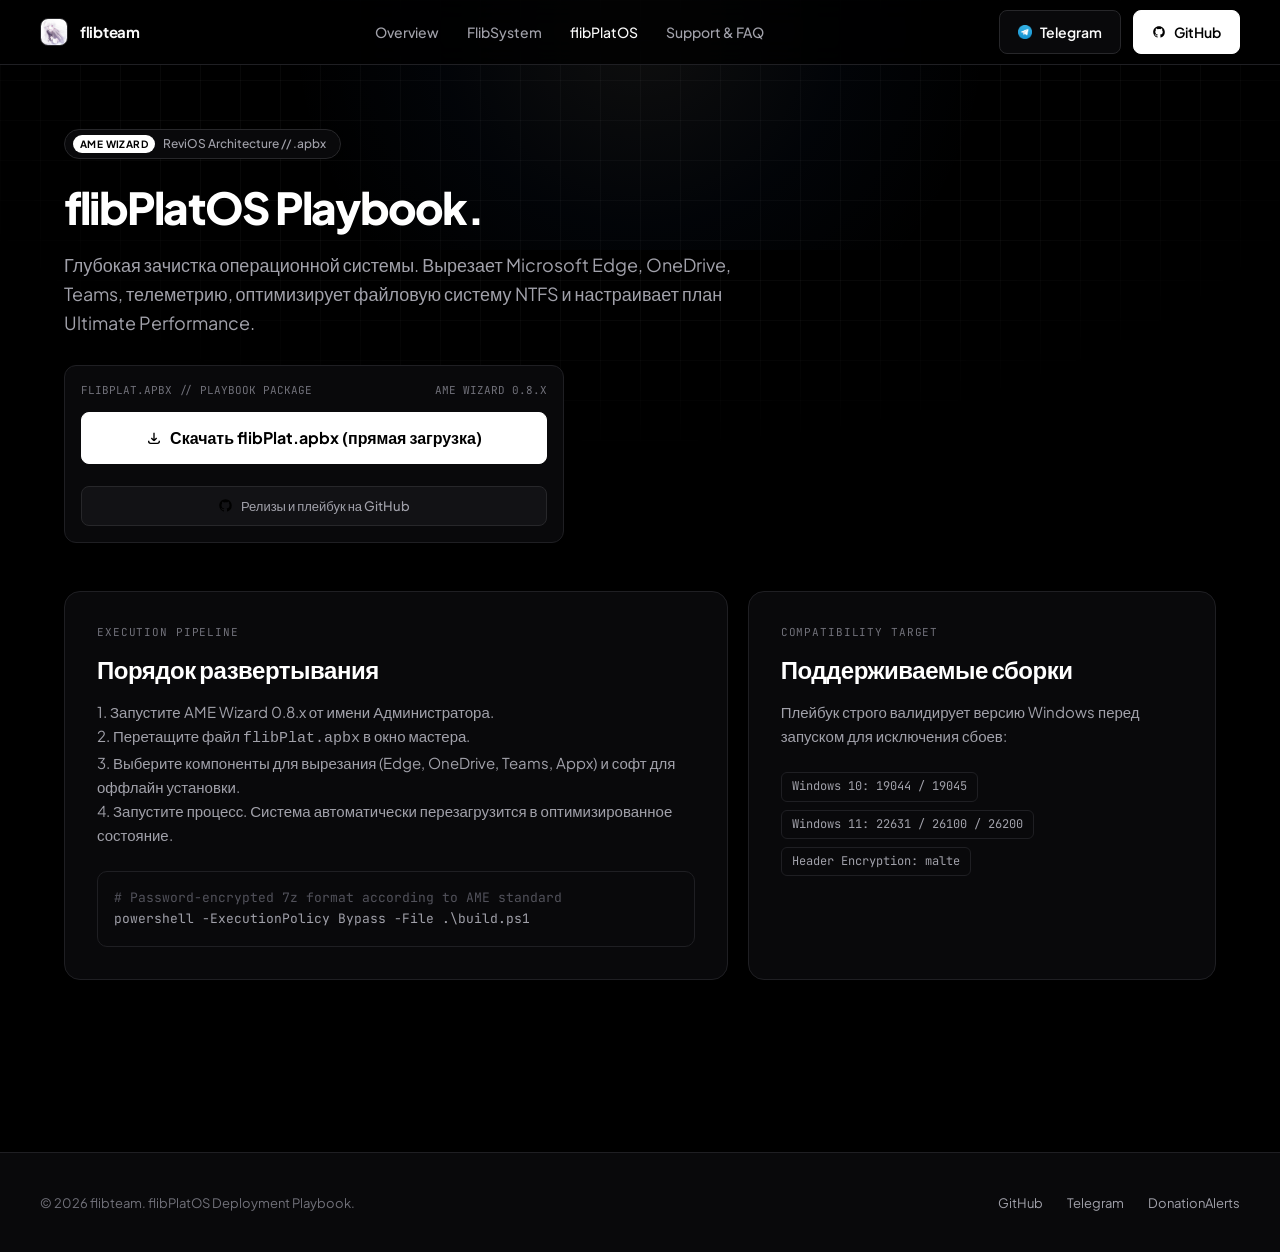
<file: flibplat.html>
<!DOCTYPE html>
<html lang="ru">
<head>
  <meta charset="UTF-8">
  <meta name="viewport" content="width=device-width, initial-scale=1.0">
  <title>flibteam — flibPlatOS Playbook</title>
  <meta name="description" content="flibPlatOS AME Wizard Playbook specification: full debloat of Microsoft Edge, OneDrive, Teams, and telemetry.">
  <link rel="icon" href="images/favicon.png" type="image/png">
  <link rel="stylesheet" href="styles.css">
</head>
<body>
  <div class="bg-grid"></div>
  <div class="bg-spotlight"></div>

  <nav class="navbar">
    <div class="nav-wrapper">
      <a href="index.html" class="nav-brand">
        <img src="images/logo.png" alt="flibteam" class="nav-avatar">
        <span class="nav-brand-title">flibteam</span>
      </a>

      <ul class="nav-links">
        <li><a href="index.html" class="nav-link">Overview</a></li>
        <li><a href="flibsystem.html" class="nav-link">FlibSystem</a></li>
        <li><a href="flibplat.html" class="nav-link active">flibPlatOS</a></li>
        <li><a href="support.html" class="nav-link">Support & FAQ</a></li>
      </ul>

      <div class="nav-actions">
        <a href="https://t.me/flibteam" target="_blank" rel="noopener" class="btn btn-secondary">
          <img src="icons/tg.png" width="14" height="14" alt="Telegram"> Telegram
        </a>
        <a href="https://github.com/flibteam/flibPlat" target="_blank" rel="noopener" class="btn btn-primary">
          <img src="icons/github.svg" width="14" height="14" alt="GitHub"> GitHub
        </a>
      </div>
    </div>
  </nav>

  <main class="main-content">
    <header class="hero" style="margin-bottom: 48px; text-align: left; max-width: 100%;">
      <div class="hero-pill">
        <span class="hero-pill-badge">AME WIZARD</span>
        <span>ReviOS Architecture // .apbx</span>
      </div>
      <h1 class="hero-headline" style="font-size: 44px;">
        flibPlatOS Playbook.
      </h1>
      <p class="hero-subtitle" style="margin: 0 0 28px; max-width: 720px;">
        Глубокая зачистка операционной системы. Вырезает Microsoft Edge, OneDrive, Teams, телеметрию, оптимизирует файловую систему NTFS и настраивает план Ultimate Performance.
      </p>

      <div class="download-module" style="max-width: 500px;">
        <div class="download-module-header">
          <span>FLIBPLAT.APBX // PLAYBOOK PACKAGE</span>
          <span>AME WIZARD 0.8.X</span>
        </div>

        <div class="download-links-group">
          <a href="downloads/flibPlat.apbx" download="flibPlat.apbx" class="btn-direct">
            <svg width="16" height="16" fill="none" stroke="currentColor" stroke-width="2" viewBox="0 0 24 24"><path d="M4 16v1a3 3 0 003 3h10a3 3 0 003-3v-1m-4-4l-4 4m0 0l-4-4m4 4V4"/></svg>
            Скачать flibPlat.apbx (прямая загрузка)
          </a>

          <a href="https://github.com/flibteam/flibPlat/releases/latest" target="_blank" rel="noopener" class="alt-link">
            <img src="icons/github.svg" alt="GitHub">
            Релизы и плейбук на GitHub
          </a>
        </div>
      </div>
    </header>

    <div class="bento-grid">
      <div class="bento-card col-7">
        <div class="card-label">Execution Pipeline</div>
        <h3 class="card-title">Порядок развертывания</h3>
        <p class="card-description">
          1. Запустите AME Wizard 0.8.x от имени Администратора.<br>
          2. Перетащите файл <code>flibPlat.apbx</code> в окно мастера.<br>
          3. Выберите компоненты для вырезания (Edge, OneDrive, Teams, Appx) и софт для оффлайн установки.<br>
          4. Запустите процесс. Система автоматически перезагрузится в оптимизированное состояние.
        </p>

        <div class="code-terminal">
          <div class="comment"># Password-encrypted 7z format according to AME standard</div>
          <div>powershell -ExecutionPolicy Bypass -File .\build.ps1</div>
        </div>
      </div>

      <div class="bento-card col-5">
        <div class="card-label">Compatibility Target</div>
        <h3 class="card-title">Поддерживаемые сборки</h3>
        <p class="card-description">
          Плейбук строго валидирует версию Windows перед запуском для исключения сбоев:
        </p>
        <div class="feature-tags">
          <span class="feature-tag">Windows 10: 19044 / 19045</span>
          <span class="feature-tag">Windows 11: 22631 / 26100 / 26200</span>
          <span class="feature-tag">Header Encryption: malte</span>
        </div>
      </div>
    </div>
  </main>

  <footer class="site-footer">
    <div class="footer-inner">
      <span>&copy; 2026 flibteam. flibPlatOS Deployment Playbook.</span>
      <ul class="footer-nav">
        <li><a href="https://github.com/flibteam/flibPlat" target="_blank" rel="noopener">GitHub</a></li>
        <li><a href="https://t.me/flibteam" target="_blank" rel="noopener">Telegram</a></li>
        <li><a href="https://www.donationalerts.com/r/jannirobot" target="_blank" rel="noopener">DonationAlerts</a></li>
      </ul>
    </div>
  </footer>

  <script src="main.js"></script>
</body>
</html>
</file>
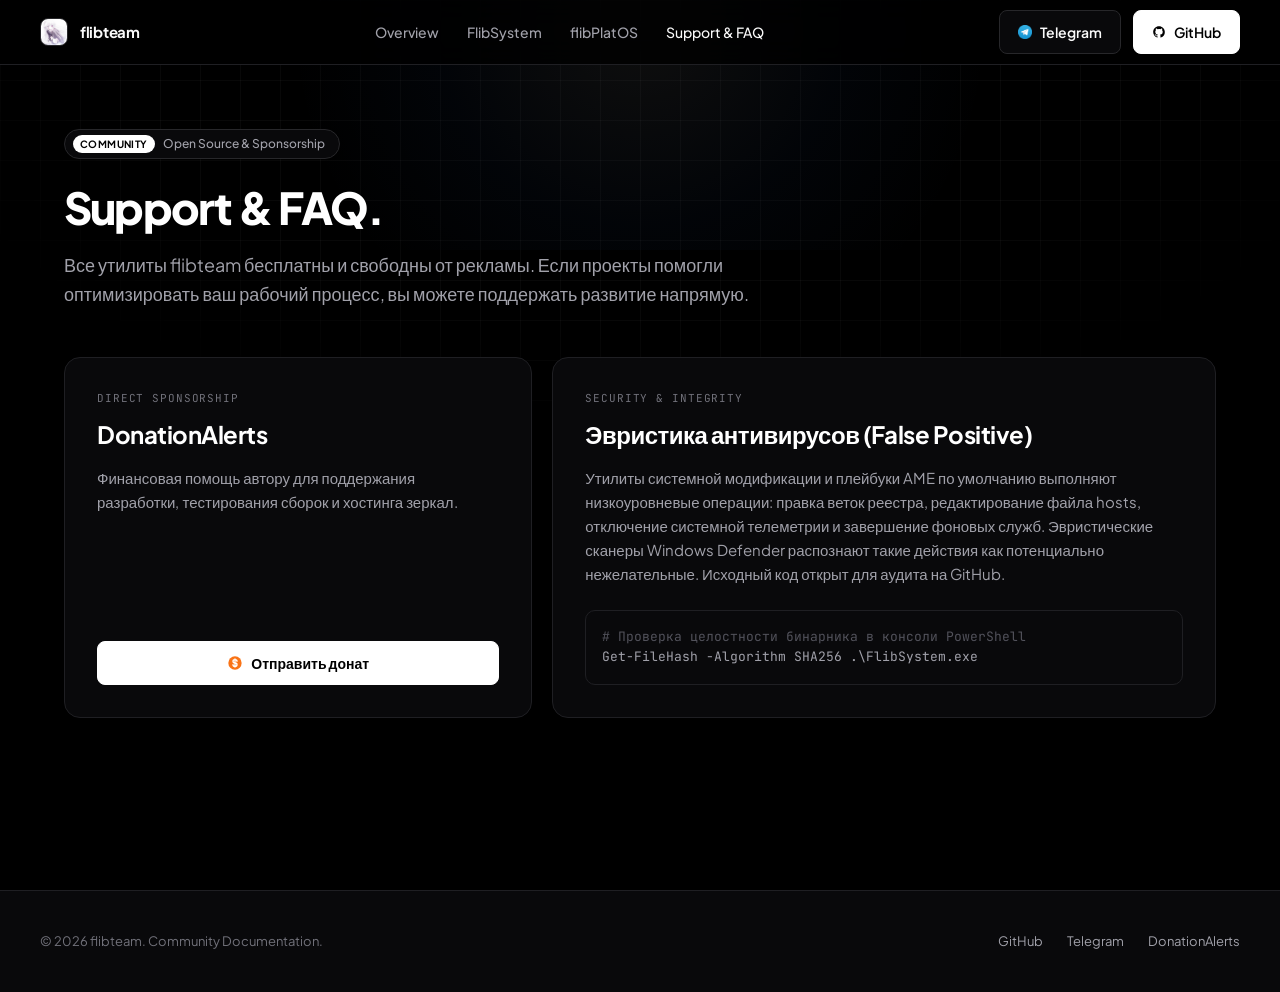
<file: support.html>
<!DOCTYPE html>
<html lang="ru">
<head>
  <meta charset="UTF-8">
  <meta name="viewport" content="width=device-width, initial-scale=1.0">
  <title>flibteam — Support & Security Documentation</title>
  <meta name="description" content="Support flibteam development, DonationAlerts sponsorship, and technical FAQ regarding antivirus heuristics and registry safety.">
  <link rel="icon" href="images/favicon.png" type="image/png">
  <link rel="stylesheet" href="styles.css">
</head>
<body>
  <div class="bg-grid"></div>
  <div class="bg-spotlight"></div>

  <nav class="navbar">
    <div class="nav-wrapper">
      <a href="index.html" class="nav-brand">
        <img src="images/logo.png" alt="flibteam" class="nav-avatar">
        <span class="nav-brand-title">flibteam</span>
      </a>

      <ul class="nav-links">
        <li><a href="index.html" class="nav-link">Overview</a></li>
        <li><a href="flibsystem.html" class="nav-link">FlibSystem</a></li>
        <li><a href="flibplat.html" class="nav-link">flibPlatOS</a></li>
        <li><a href="support.html" class="nav-link active">Support & FAQ</a></li>
      </ul>

      <div class="nav-actions">
        <a href="https://t.me/flibteam" target="_blank" rel="noopener" class="btn btn-secondary">
          <img src="icons/tg.png" width="14" height="14" alt="Telegram"> Telegram
        </a>
        <a href="https://github.com/flibteam" target="_blank" rel="noopener" class="btn btn-primary">
          <img src="icons/github.svg" width="14" height="14" alt="GitHub"> GitHub
        </a>
      </div>
    </div>
  </nav>

  <main class="main-content">
    <header class="hero" style="margin-bottom: 48px; text-align: left; max-width: 100%;">
      <div class="hero-pill">
        <span class="hero-pill-badge">COMMUNITY</span>
        <span>Open Source & Sponsorship</span>
      </div>
      <h1 class="hero-headline" style="font-size: 44px;">
        Support & FAQ.
      </h1>
      <p class="hero-subtitle" style="margin: 0 0 28px; max-width: 720px;">
        Все утилиты flibteam бесплатны и свободны от рекламы. Если проекты помогли оптимизировать ваш рабочий процесс, вы можете поддержать развитие напрямую.
      </p>
    </header>

    <div class="bento-grid">
      <div class="bento-card col-5">
        <div class="card-label">Direct Sponsorship</div>
        <h3 class="card-title">DonationAlerts</h3>
        <p class="card-description">
          Финансовая помощь автору для поддержания разработки, тестирования сборок и хостинга зеркал.
        </p>
        <div style="margin-top: auto;">
          <a href="https://www.donationalerts.com/r/jannirobot" target="_blank" rel="noopener" class="btn btn-primary" style="width: 100%; justify-content: center;">
            <img src="icons/donationalerts.svg" width="16" height="16" alt="Donate">
            Отправить донат
          </a>
        </div>
      </div>

      <div class="bento-card col-7">
        <div class="card-label">Security & Integrity</div>
        <h3 class="card-title">Эвристика антивирусов (False Positive)</h3>
        <p class="card-description">
          Утилиты системной модификации и плейбуки AME по умолчанию выполняют низкоуровневые операции: правка веток реестра, редактирование файла hosts, отключение системной телеметрии и завершение фоновых служб. Эвристические сканеры Windows Defender распознают такие действия как потенциально нежелательные. Исходный код открыт для аудита на GitHub.
        </p>
        <div class="code-terminal">
          <div class="comment"># Проверка целостности бинарника в консоли PowerShell</div>
          <div>Get-FileHash -Algorithm SHA256 .\FlibSystem.exe</div>
        </div>
      </div>
    </div>
  </main>

  <footer class="site-footer">
    <div class="footer-inner">
      <span>&copy; 2026 flibteam. Community Documentation.</span>
      <ul class="footer-nav">
        <li><a href="https://github.com/flibteam" target="_blank" rel="noopener">GitHub</a></li>
        <li><a href="https://t.me/flibteam" target="_blank" rel="noopener">Telegram</a></li>
        <li><a href="https://www.donationalerts.com/r/jannirobot" target="_blank" rel="noopener">DonationAlerts</a></li>
      </ul>
    </div>
  </footer>

  <script src="main.js"></script>
</body>
</html>
</file>
<file: styles.css>
@import url('https://fonts.googleapis.com/css2?family=Plus+Jakarta+Sans:wght@400;500;600;700;800&family=JetBrains+Mono:wght@400;500;600&display=swap');

:root {
  --bg-black: #000000;
  --bg-surface: #09090b;
  --bg-surface-elevated: #121215;
  --bg-card: rgba(14, 14, 17, 0.7);
  --border-subtle: #1f1f23;
  --border-muted: #27272a;
  --border-hover: #3f3f46;
  --text-primary: #fafafa;
  --text-secondary: #a1a1aa;
  --text-tertiary: #71717a;
  --accent-white: #ffffff;
  --accent-blue: #3b82f6;
  --accent-cyan: #06b6d4;
  --font-sans: 'Plus Jakarta Sans', -apple-system, BlinkMacSystemFont, 'Segoe UI', sans-serif;
  --font-mono: 'JetBrains Mono', monospace;
  --ease: cubic-bezier(0.16, 1, 0.3, 1);
}

* {
  box-sizing: border-box;
  margin: 0;
  padding: 0;
}

html {
  scroll-behavior: smooth;
  background-color: var(--bg-black);
}

body {
  background-color: var(--bg-black);
  color: var(--text-primary);
  font-family: var(--font-sans);
  line-height: 1.6;
  -webkit-font-smoothing: antialiased;
  min-height: 100vh;
  display: flex;
  flex-direction: column;
  position: relative;
  overflow-x: hidden;
}

/* Subtle background grid pattern */
.bg-grid {
  position: fixed;
  inset: 0;
  background-image: 
    linear-gradient(to right, rgba(255, 255, 255, 0.03) 1px, transparent 1px),
    linear-gradient(to bottom, rgba(255, 255, 255, 0.03) 1px, transparent 1px);
  background-size: 40px 40px;
  mask-image: radial-gradient(ellipse 60% 50% at 50% 0%, #000 70%, transparent 100%);
  -webkit-mask-image: radial-gradient(ellipse 60% 50% at 50% 0%, #000 70%, transparent 100%);
  pointer-events: none;
  z-index: 0;
}

/* Cold top glow spotlight */
.bg-spotlight {
  position: fixed;
  top: -200px;
  left: 50%;
  transform: translateX(-50%);
  width: 900px;
  height: 450px;
  background: radial-gradient(circle, rgba(255, 255, 255, 0.06) 0%, rgba(59, 130, 246, 0.03) 40%, transparent 70%);
  pointer-events: none;
  z-index: 0;
}

/* Navbar */
nav.navbar {
  position: sticky;
  top: 0;
  z-index: 50;
  backdrop-filter: blur(16px);
  -webkit-backdrop-filter: blur(16px);
  background: rgba(0, 0, 0, 0.8);
  border-bottom: 1px solid var(--border-subtle);
  padding: 0 24px;
}

.nav-wrapper {
  max-width: 1200px;
  height: 64px;
  margin: 0 auto;
  display: flex;
  align-items: center;
  justify-content: space-between;
}

.nav-brand {
  display: flex;
  align-items: center;
  gap: 12px;
  text-decoration: none;
  color: var(--text-primary);
}

.nav-avatar {
  width: 28px;
  height: 28px;
  border-radius: 8px;
  border: 1px solid var(--border-muted);
}

.nav-brand-title {
  font-size: 15px;
  font-weight: 700;
  letter-spacing: -0.02em;
}

.nav-links {
  display: flex;
  align-items: center;
  gap: 28px;
  list-style: none;
}

.nav-link {
  color: var(--text-secondary);
  font-size: 14px;
  font-weight: 500;
  text-decoration: none;
  transition: color 0.15s var(--ease);
}

.nav-link:hover, .nav-link.active {
  color: var(--text-primary);
}

.nav-actions {
  display: flex;
  align-items: center;
  gap: 12px;
}

/* Layout Container */
main.main-content {
  flex: 1;
  max-width: 1200px;
  width: 100%;
  margin: 0 auto;
  padding: 64px 24px 100px;
  position: relative;
  z-index: 1;
}

/* Hero Section */
.hero {
  text-align: center;
  max-width: 820px;
  margin: 0 auto 80px;
}

.hero-pill {
  display: inline-flex;
  align-items: center;
  gap: 8px;
  background: var(--bg-surface);
  border: 1px solid var(--border-muted);
  border-radius: 100px;
  padding: 4px 14px 4px 8px;
  font-size: 12px;
  font-weight: 500;
  color: var(--text-secondary);
  margin-bottom: 24px;
}

.hero-pill-badge {
  background: #ffffff;
  color: #000000;
  border-radius: 100px;
  font-size: 10px;
  font-weight: 700;
  padding: 1px 7px;
  text-transform: uppercase;
  letter-spacing: 0.04em;
}

.hero-headline {
  font-size: 52px;
  font-weight: 800;
  letter-spacing: -0.04em;
  line-height: 1.1;
  margin-bottom: 20px;
  color: #ffffff;
}

.hero-subtitle {
  font-size: 18px;
  color: var(--text-secondary);
  line-height: 1.6;
  max-width: 640px;
  margin: 0 auto 36px;
  font-weight: 400;
}

.hero-cta-group {
  display: flex;
  align-items: center;
  justify-content: center;
  gap: 14px;
  flex-wrap: wrap;
}

/* Minimalist Button System */
.btn {
  display: inline-flex;
  align-items: center;
  gap: 8px;
  padding: 10px 18px;
  font-size: 14px;
  font-weight: 600;
  border-radius: 8px;
  text-decoration: none;
  cursor: pointer;
  transition: all 0.2s var(--ease);
  white-space: nowrap;
}

.btn-primary {
  background-color: #ffffff;
  color: #000000;
  border: 1px solid #ffffff;
}

.btn-primary:hover {
  background-color: #e4e4e7;
  border-color: #e4e4e7;
  transform: translateY(-1px);
}

.btn-secondary {
  background-color: var(--bg-surface);
  color: var(--text-primary);
  border: 1px solid var(--border-muted);
}

.btn-secondary:hover {
  background-color: var(--bg-surface-elevated);
  border-color: var(--border-hover);
  transform: translateY(-1px);
}

.btn-direct {
  background: #ffffff;
  color: #000000;
  border: 1px solid #ffffff;
  font-weight: 700;
  padding: 12px 18px;
  border-radius: 8px;
  display: flex;
  align-items: center;
  justify-content: center;
  gap: 8px;
  width: 100%;
  text-decoration: none;
  transition: all 0.15s var(--ease);
  margin-bottom: 12px;
}

.btn-direct:hover {
  background: #e4e4e7;
  transform: translateY(-1px);
  box-shadow: 0 4px 16px rgba(255, 255, 255, 0.15);
}

/* Bento Showcase Grid */
.bento-grid {
  display: grid;
  grid-template-columns: repeat(12, 1fr);
  gap: 20px;
  margin-bottom: 72px;
}

.bento-card {
  background: var(--bg-card);
  border: 1px solid var(--border-subtle);
  border-radius: 16px;
  padding: 32px;
  display: flex;
  flex-direction: column;
  position: relative;
  overflow: hidden;
  backdrop-filter: blur(10px);
  -webkit-backdrop-filter: blur(10px);
  transition: border-color 0.25s var(--ease), transform 0.25s var(--ease);
}

.bento-card:hover {
  border-color: var(--border-hover);
  transform: translateY(-2px);
}

.bento-card.col-7 {
  grid-column: span 7;
}

.bento-card.col-5 {
  grid-column: span 5;
}

.bento-card.col-12 {
  grid-column: span 12;
}

.card-label {
  font-family: var(--font-mono);
  font-size: 11px;
  text-transform: uppercase;
  letter-spacing: 0.08em;
  color: var(--text-tertiary);
  margin-bottom: 8px;
}

.card-title {
  font-size: 24px;
  font-weight: 700;
  letter-spacing: -0.02em;
  margin-bottom: 12px;
  color: #ffffff;
}

.card-description {
  font-size: 15px;
  color: var(--text-secondary);
  line-height: 1.6;
  margin-bottom: 24px;
}

/* Feature checklist tags */
.feature-tags {
  display: flex;
  flex-wrap: wrap;
  gap: 8px;
  margin-bottom: 32px;
}

.feature-tag {
  background: var(--bg-surface);
  border: 1px solid var(--border-subtle);
  border-radius: 6px;
  padding: 4px 10px;
  font-size: 12px;
  color: var(--text-secondary);
  font-family: var(--font-mono);
}

/* Sleek Mirror Download Box */
.download-module {
  margin-top: auto;
  background: var(--bg-surface);
  border: 1px solid var(--border-subtle);
  border-radius: 12px;
  padding: 16px;
}

.download-module-header {
  display: flex;
  align-items: center;
  justify-content: space-between;
  margin-bottom: 12px;
  font-size: 11px;
  color: var(--text-tertiary);
  font-family: var(--font-mono);
}

.download-links-group {
  display: flex;
  flex-direction: column;
  gap: 10px;
}

.alt-link {
  display: flex;
  align-items: center;
  justify-content: center;
  gap: 8px;
  padding: 9px 14px;
  background: var(--bg-surface-elevated);
  border: 1px solid var(--border-muted);
  border-radius: 8px;
  color: var(--text-secondary);
  text-decoration: none;
  font-size: 13px;
  font-weight: 500;
  transition: all 0.15s var(--ease);
}

.alt-link:hover {
  background: var(--border-hover);
  color: #ffffff;
  border-color: #52525b;
}

.alt-link svg, .alt-link img {
  width: 15px;
  height: 15px;
}

/* App Frame Showcase */
.app-frame {
  background: var(--bg-surface);
  border: 1px solid var(--border-subtle);
  border-radius: 12px;
  overflow: hidden;
  box-shadow: 0 20px 40px rgba(0, 0, 0, 0.6);
  margin-top: 16px;
}

.app-frame-bar {
  height: 36px;
  background: #0d0d10;
  border-bottom: 1px solid var(--border-subtle);
  display: flex;
  align-items: center;
  padding: 0 14px;
  gap: 8px;
}

.traffic-light {
  width: 10px;
  height: 10px;
  border-radius: 50%;
  background: #27272a;
}

.app-frame-title {
  margin-left: 8px;
  font-family: var(--font-mono);
  font-size: 11px;
  color: var(--text-tertiary);
}

.app-frame-content img {
  width: 100%;
  height: auto;
  display: block;
}

/* Code block terminal style */
.code-terminal {
  background: #09090b;
  border: 1px solid var(--border-subtle);
  border-radius: 10px;
  padding: 16px;
  font-family: var(--font-mono);
  font-size: 13px;
  color: #a1a1aa;
  overflow-x: auto;
  line-height: 1.6;
}

.code-terminal .highlight {
  color: #fafafa;
}

.code-terminal .comment {
  color: #52525b;
}

/* Section Header */
.section-meta {
  margin-bottom: 24px;
}

.section-headline {
  font-size: 28px;
  font-weight: 700;
  letter-spacing: -0.03em;
  margin-bottom: 8px;
  color: #ffffff;
}

.section-desc {
  font-size: 15px;
  color: var(--text-secondary);
}

/* Screenshots Row */
.gallery-row {
  display: grid;
  grid-template-columns: repeat(2, 1fr);
  gap: 20px;
  margin-top: 24px;
}

.gallery-card {
  background: var(--bg-card);
  border: 1px solid var(--border-subtle);
  border-radius: 14px;
  overflow: hidden;
  cursor: pointer;
  transition: all 0.2s var(--ease);
}

.gallery-card:hover {
  border-color: var(--border-hover);
  transform: translateY(-2px);
}

.gallery-card img {
  width: 100%;
  display: block;
}

.gallery-card-info {
  padding: 14px 18px;
  background: var(--bg-surface);
  border-top: 1px solid var(--border-subtle);
  display: flex;
  justify-content: space-between;
  align-items: center;
}

.gallery-card-title {
  font-size: 13px;
  font-weight: 600;
  color: var(--text-primary);
}

.gallery-card-sub {
  font-size: 12px;
  font-family: var(--font-mono);
  color: var(--text-tertiary);
}

/* Modal Lightbox */
.modal-overlay {
  display: none;
  position: fixed;
  inset: 0;
  background: rgba(0, 0, 0, 0.9);
  backdrop-filter: blur(12px);
  -webkit-backdrop-filter: blur(12px);
  z-index: 1000;
  align-items: center;
  justify-content: center;
  padding: 32px;
}

.modal-overlay.active {
  display: flex;
}

.modal-content {
  max-width: 1100px;
  max-height: 90vh;
  position: relative;
  border: 1px solid var(--border-muted);
  border-radius: 12px;
  overflow: hidden;
  background: #000;
}

.modal-content img {
  width: 100%;
  height: auto;
  max-height: 85vh;
  object-fit: contain;
  display: block;
}

.modal-close {
  position: absolute;
  top: 16px;
  right: 16px;
  background: rgba(0, 0, 0, 0.7);
  border: 1px solid var(--border-muted);
  color: #fff;
  padding: 6px 12px;
  border-radius: 6px;
  cursor: pointer;
  font-size: 12px;
  font-family: var(--font-mono);
}

/* Footer */
footer.site-footer {
  border-top: 1px solid var(--border-subtle);
  padding: 40px 24px;
  background: var(--bg-surface);
  font-size: 13px;
  color: var(--text-tertiary);
  margin-top: auto;
}

.footer-inner {
  max-width: 1200px;
  margin: 0 auto;
  display: flex;
  align-items: center;
  justify-content: space-between;
  flex-wrap: wrap;
  gap: 20px;
}

.footer-nav {
  display: flex;
  gap: 24px;
  list-style: none;
}

.footer-nav a {
  color: var(--text-secondary);
  text-decoration: none;
  transition: color 0.15s;
}

.footer-nav a:hover {
  color: #ffffff;
}

/* Responsive */
@media (max-width: 900px) {
  .hero-headline {
    font-size: 38px;
  }
  .bento-card.col-7,
  .bento-card.col-5 {
    grid-column: span 12;
  }
  .gallery-row {
    grid-template-columns: 1fr;
  }
}
</file>
